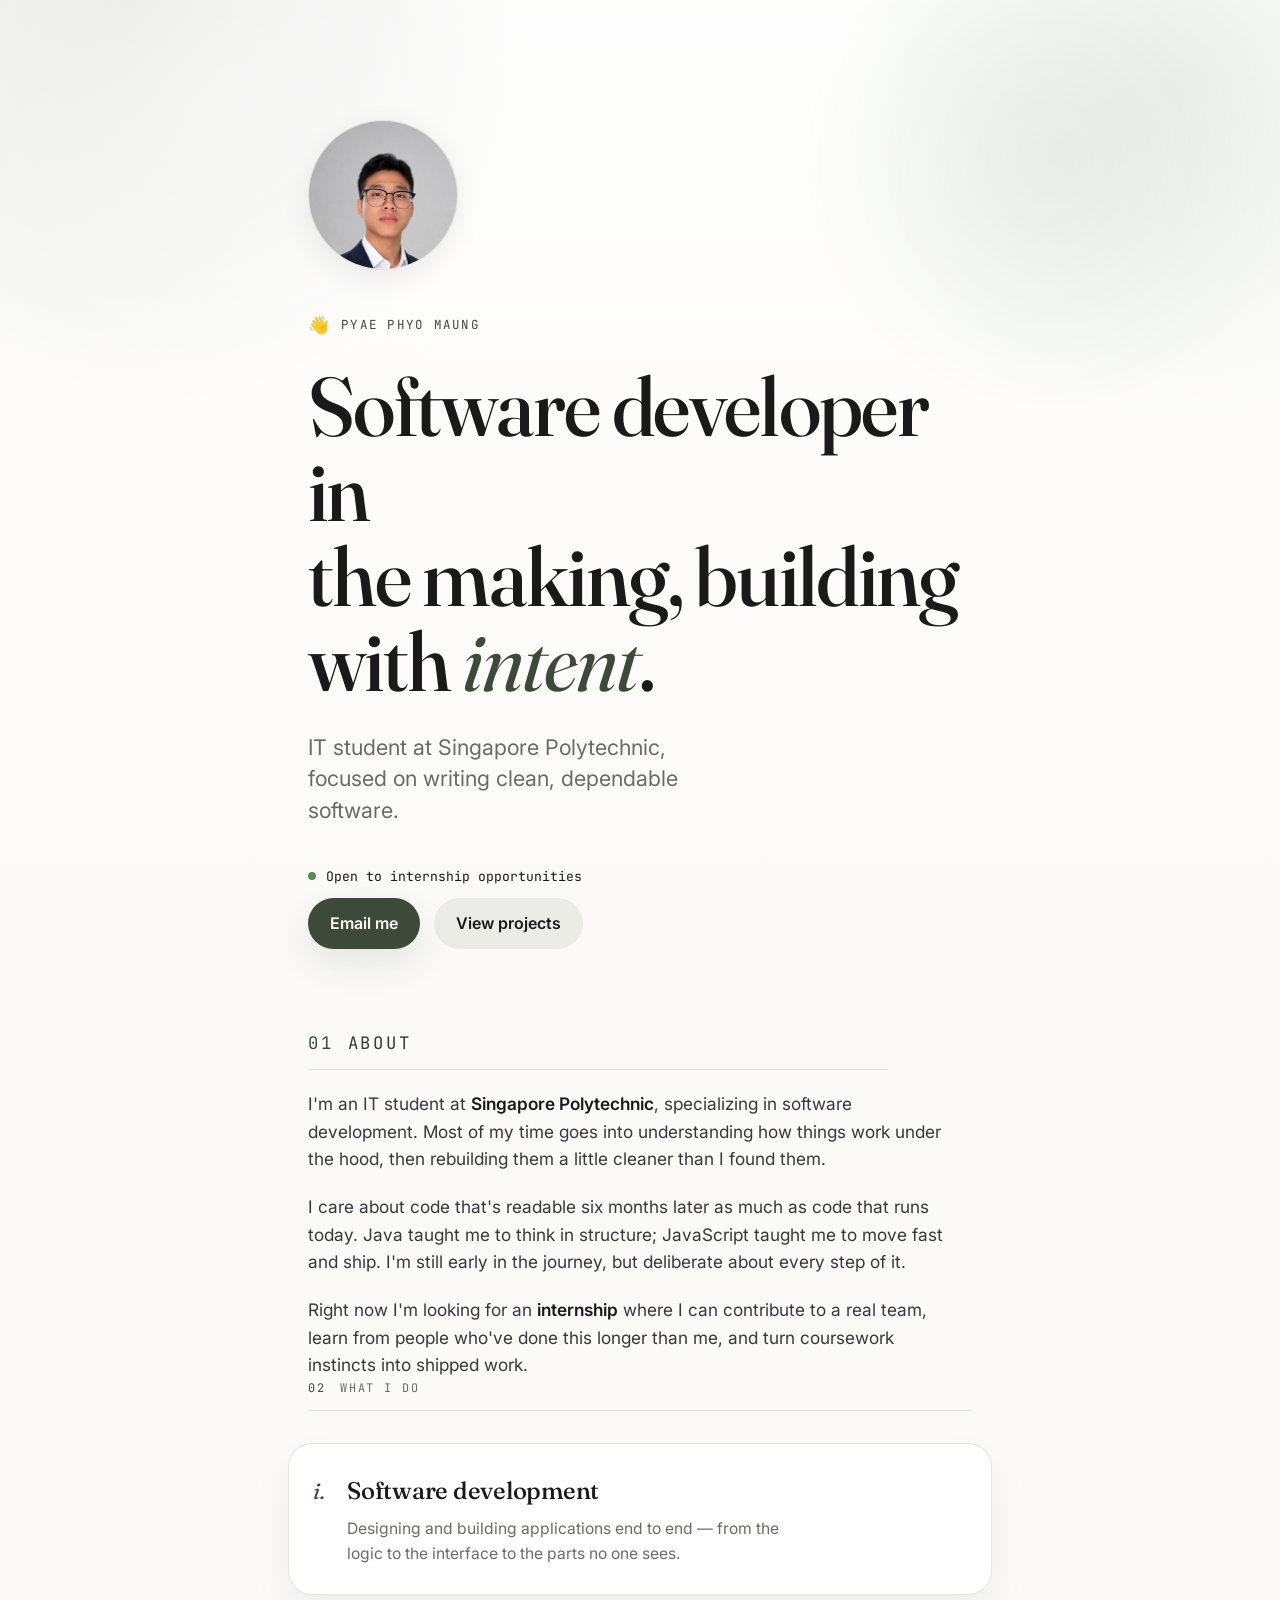
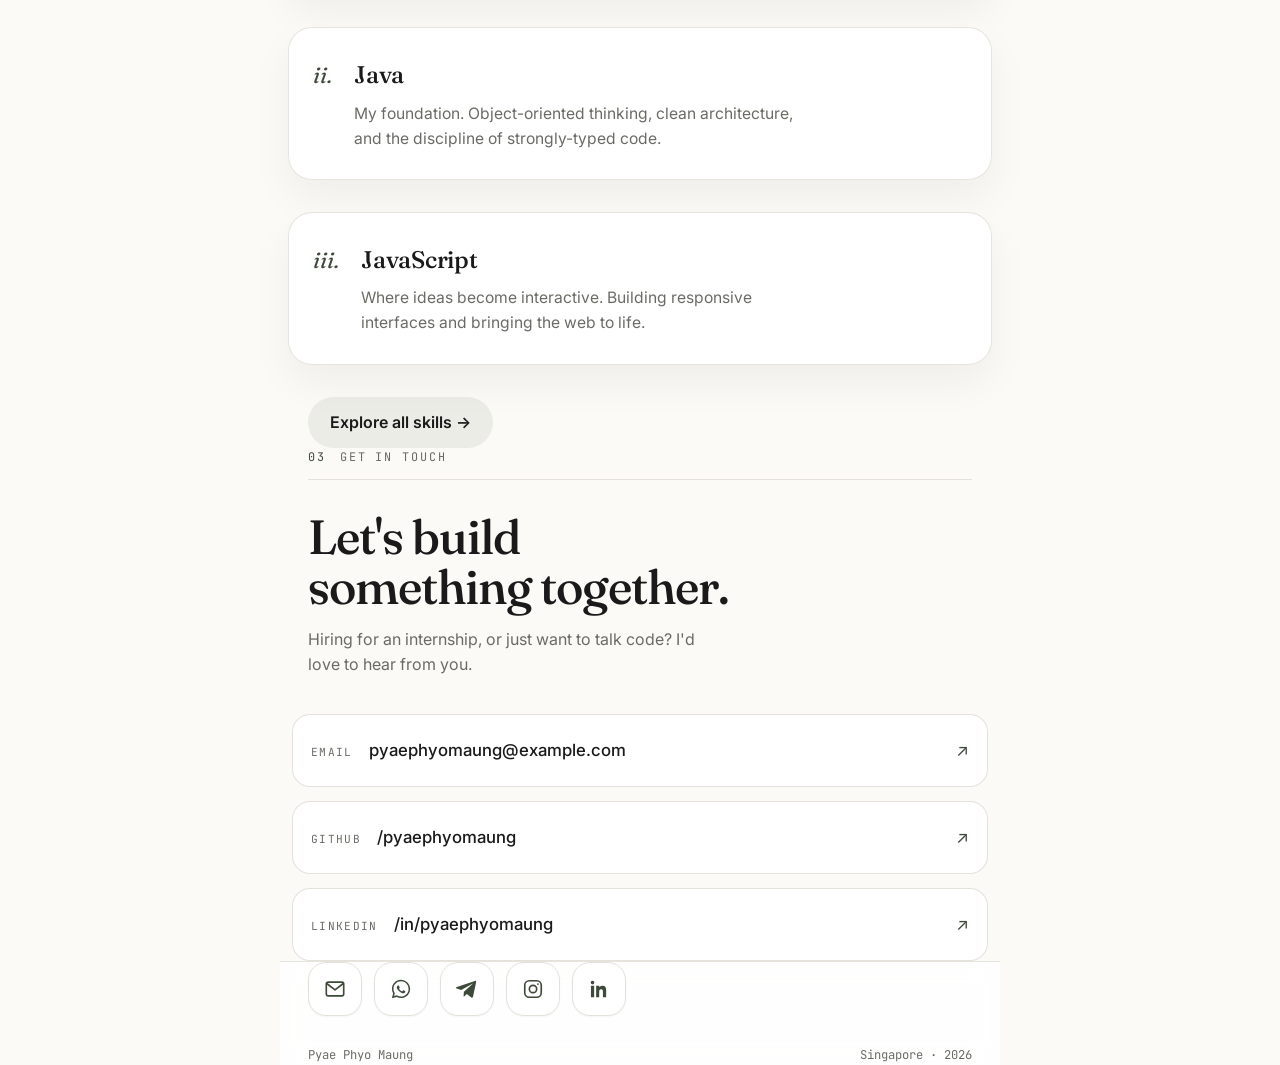
<file: public/index.html>
<!DOCTYPE html>
<html lang="en">
<head>
<meta charset="UTF-8">
<meta name="viewport" content="width=device-width, initial-scale=1.0">
<title>Pyae Phyo Maung — Software Developer</title>
<link rel="preconnect" href="https://fonts.googleapis.com">
<link rel="preconnect" href="https://fonts.gstatic.com" crossorigin>
<link href="https://fonts.googleapis.com/css2?family=Fraunces:opsz,wght@9..144,400;9..144,500;9..144,600&family=Inter:wght@400;500;600&family=JetBrains+Mono:wght@400;500&display=swap" rel="stylesheet">
<link rel="stylesheet" href="styles.css">
</head>
<body>

<header class="hero">
  <div class="wrap">
    <img class="avatar reveal d1" id="avatar" src="[data-uri]" alt="Pyae Phyo Maung">
    <p class="eyebrow reveal d1"><span class="wave">👋</span>Pyae Phyo Maung</p>
    <h1 class="reveal d2">Software developer in<br>the making, building<br>with <em>intent</em>.</h1>
    <p class="lede reveal d3">IT student at Singapore Polytechnic, focused on writing clean, dependable software.</p>
    <span class="status reveal d4"><span class="dot"></span>Open to internship opportunities</span>
    <div class="hero-actions reveal d4">
      <a class="button primary" href="mailto:pyaephyomaung@example.com">Email me</a>
      <a class="button secondary" href="projects.html">View projects</a>
    </div>
  </div>
</header>

<main>
  <section class="about wrap" id="contact">
    <p class="label"><span>01</span>About</p>
    <p>I'm an IT student at <strong>Singapore Polytechnic</strong>, specializing in software development. Most of my time goes into understanding how things work under the hood, then rebuilding them a little cleaner than I found them.</p>
    <p>I care about code that's readable six months later as much as code that runs today. Java taught me to think in structure; JavaScript taught me to move fast and ship. I'm still early in the journey, but deliberate about every step of it.</p>
    <p>Right now I'm looking for an <strong>internship</strong> where I can contribute to a real team, learn from people who've done this longer than me, and turn coursework instincts into shipped work.</p>
  </section>

  <section class="wrap">
    <p class="label"><span>02</span>What I do</p>
    <div class="cards">
      <div class="card">
        <span class="num">i.</span>
        <div>
          <h3>Software development</h3>
          <p>Designing and building applications end to end — from the logic to the interface to the parts no one sees.</p>
        </div>
      </div>
      <div class="card">
        <span class="num">ii.</span>
        <div>
          <h3>Java</h3>
          <p>My foundation. Object-oriented thinking, clean architecture, and the discipline of strongly-typed code.</p>
        </div>
      </div>
      <div class="card">
        <span class="num">iii.</span>
        <div>
          <h3>JavaScript</h3>
          <p>Where ideas become interactive. Building responsive interfaces and bringing the web to life.</p>
        </div>
      </div>
    </div>
    <p style="margin-top: 32px;"><a class="button secondary" href="skills.html" style="display: inline-flex;">Explore all skills →</a></p>
  </section>

  <section class="contact wrap">
    <p class="label"><span>03</span>Get in touch</p>
    <h2>Let's build<br>something together.</h2>
    <p class="sub">Hiring for an internship, or just want to talk code? I'd love to hear from you.</p>
    <div class="links">
      <a href="mailto:pyaephyomaung@example.com">
        <span class="lrow"><span class="ltype">Email</span><span class="lval">pyaephyomaung@example.com</span></span>
        <span class="arrow">↗</span>
      </a>
      <a href="https://github.com/" target="_blank" rel="noopener">
        <span class="lrow"><span class="ltype">GitHub</span><span class="lval">/pyaephyomaung</span></span>
        <span class="arrow">↗</span>
      </a>
      <a href="https://linkedin.com/" target="_blank" rel="noopener">
        <span class="lrow"><span class="ltype">LinkedIn</span><span class="lval">/in/pyaephyomaung</span></span>
        <span class="arrow">↗</span>
      </a>
    </div>
  </section>
</main>

<footer class="wrap">
  <div class="footer-socials">
    <a class="sbtn" href="mailto:pyaephyomaung.std@gmail.com" aria-label="Email" title="pyaephyomaung.std@gmail.com">
      <svg viewBox="0 0 24 24" fill="none" stroke="currentColor" stroke-width="1.8" stroke-linecap="round" stroke-linejoin="round"><rect x="2.5" y="4.5" width="19" height="15" rx="2"/><path d="m3 6 9 7 9-7"/></svg>
    </a>
    <a class="sbtn" href="https://wa.me/6590168439" target="_blank" rel="noopener" aria-label="WhatsApp" title="Chat on WhatsApp">
      <svg viewBox="0 0 24 24" fill="currentColor"><path d="M12.04 2C6.58 2 2.13 6.45 2.13 11.91c0 1.75.46 3.45 1.32 4.95L2 22l5.25-1.38a9.9 9.9 0 0 0 4.79 1.22h.01c5.46 0 9.91-4.45 9.91-9.91 0-2.65-1.03-5.14-2.9-7.01A9.82 9.82 0 0 0 12.04 2Zm0 1.67c2.2 0 4.27.86 5.83 2.42a8.2 8.2 0 0 1 2.42 5.82c0 4.54-3.7 8.24-8.25 8.24a8.2 8.2 0 0 1-4.2-1.15l-.3-.18-3.12.82.83-3.04-.2-.31a8.2 8.2 0 0 1-1.26-4.38c0-4.54 3.7-8.24 8.25-8.24Zm-3.2 4.43c-.15 0-.4.06-.6.28-.21.23-.8.78-.8 1.9 0 1.12.82 2.21.93 2.36.11.15 1.6 2.45 3.9 3.43.55.24.97.38 1.3.49.55.17 1.04.15 1.44.09.44-.07 1.35-.55 1.54-1.08.19-.53.19-.99.13-1.08-.06-.09-.21-.15-.44-.26-.23-.12-1.35-.67-1.56-.74-.21-.08-.36-.12-.51.11-.15.23-.59.74-.72.89-.13.15-.27.17-.5.06-.23-.12-.96-.36-1.83-1.13-.68-.6-1.13-1.35-1.27-1.58-.13-.23-.01-.35.1-.47.1-.1.23-.27.34-.4.12-.14.15-.23.23-.38.08-.15.04-.29-.02-.4-.06-.12-.5-1.25-.7-1.7-.18-.45-.37-.39-.5-.4-.13-.01-.28-.01-.43-.01Z"/></svg>
    </a>
    <a class="sbtn" href="https://t.me/pyaephyo" target="_blank" rel="noopener" aria-label="Telegram" title="t.me/pyaephyo">
      <svg viewBox="0 0 24 24" fill="currentColor"><path d="M21.94 4.6 18.6 20.3c-.25 1.1-.9 1.38-1.83.86l-5.06-3.73-2.44 2.35c-.27.27-.5.5-1.02.5l.36-5.16 9.4-8.5c.41-.36-.09-.56-.63-.2L5.76 13.1l-5-1.56c-1.08-.34-1.1-1.09.23-1.61L20.55 3.2c.9-.34 1.69.2 1.39 1.4Z"/></svg>
    </a>
    <a class="sbtn" href="https://instagram.com/thisispyaephyomaung" target="_blank" rel="noopener" aria-label="Instagram" title="@thisispyaephyomaung">
      <svg viewBox="0 0 24 24" fill="none" stroke="currentColor" stroke-width="1.8"><rect x="3" y="3" width="18" height="18" rx="5"/><circle cx="12" cy="12" r="4"/><circle cx="17.4" cy="6.6" r="1" fill="currentColor" stroke="none"/></svg>
    </a>
    <a class="sbtn" href="https://linkedin.com/in/softdev" target="_blank" rel="noopener" aria-label="LinkedIn" title="linkedin.com/in/softdev">
      <svg viewBox="0 0 24 24" fill="currentColor"><path d="M6.94 5a2 2 0 1 1-4 0 2 2 0 0 1 4 0ZM3.2 8.5h3.5V21H3.2V8.5Zm5.7 0h3.36v1.7h.05c.47-.85 1.6-1.75 3.3-1.75 3.53 0 4.18 2.2 4.18 5.07V21h-3.5v-5.7c0-1.36-.03-3.1-1.9-3.1-1.9 0-2.19 1.48-2.19 3v5.8H8.9V8.5Z"/></svg>
    </a>
  </div>
  <div class="footer-meta">
    <span>Pyae Phyo Maung</span>
    <span>Singapore · 2026</span>
  </div>
</footer>

<script src="script.js"></script>
</body>
</html>
</file>
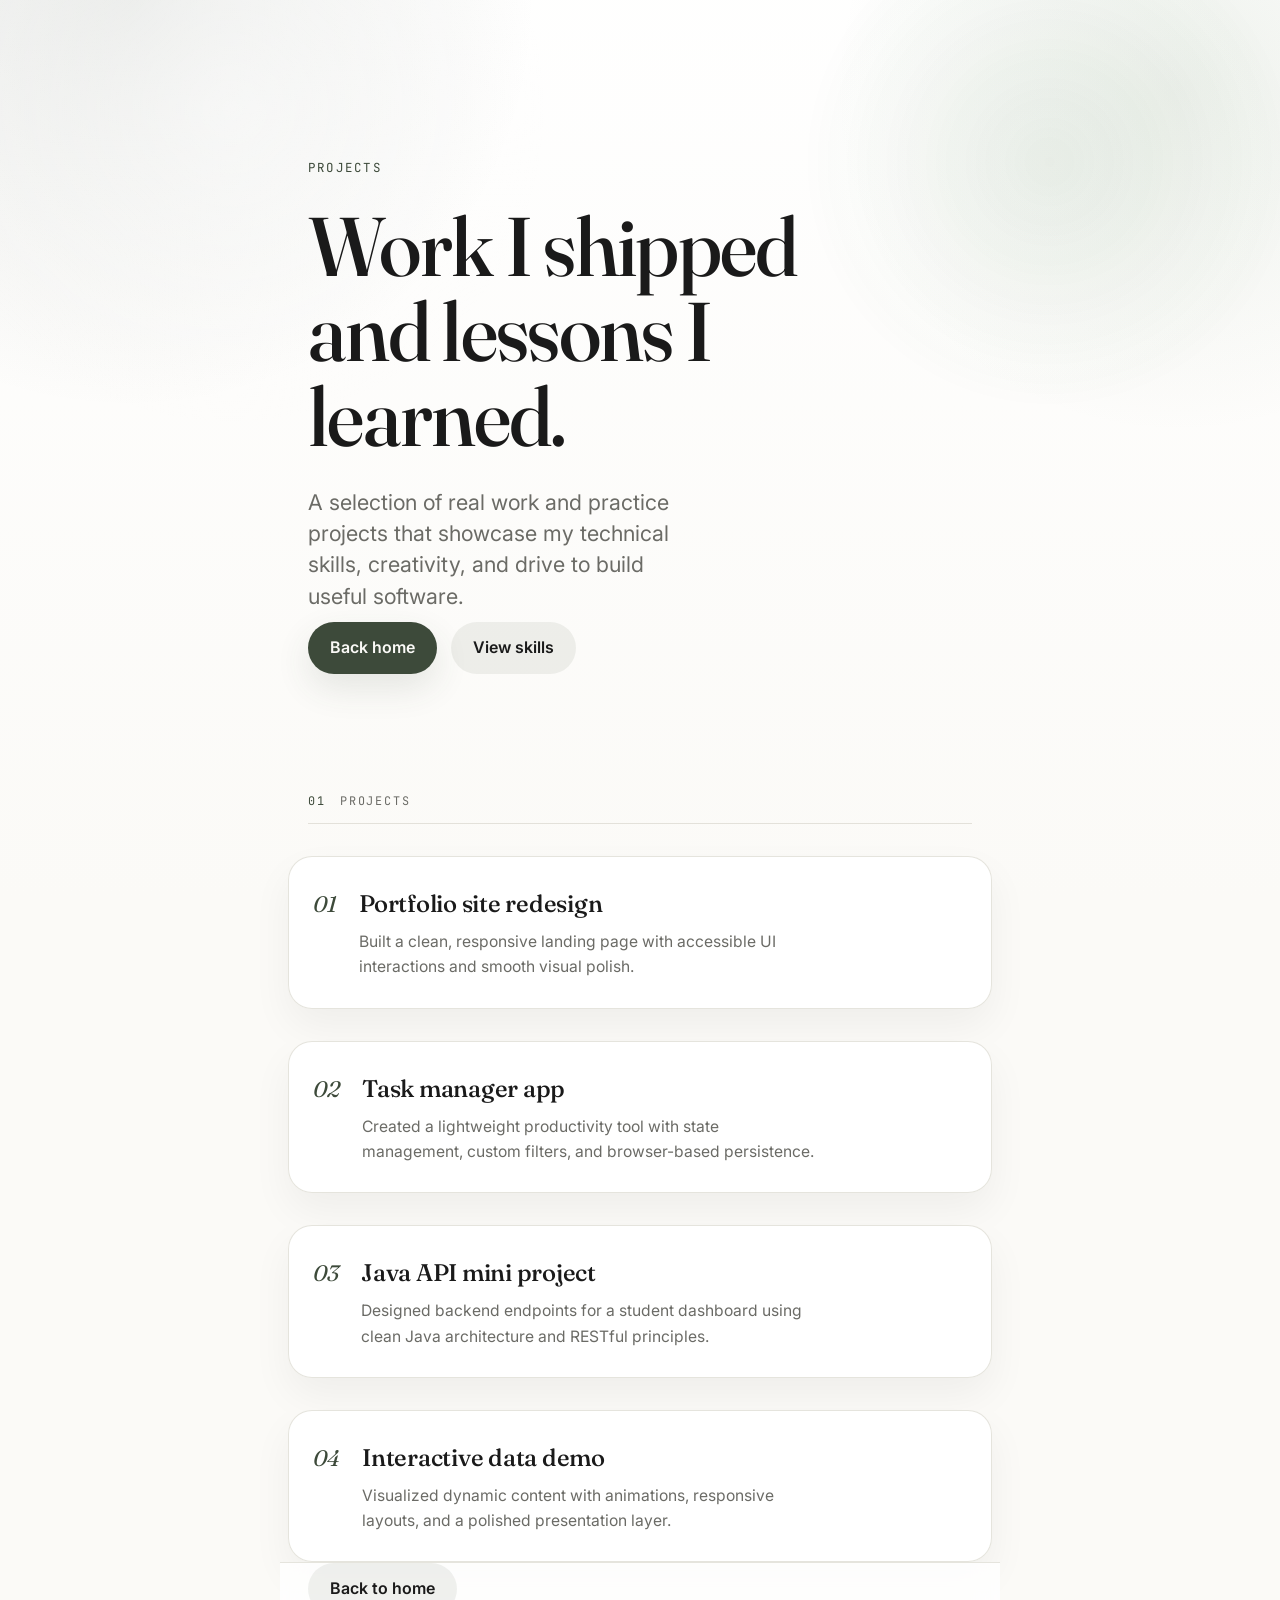
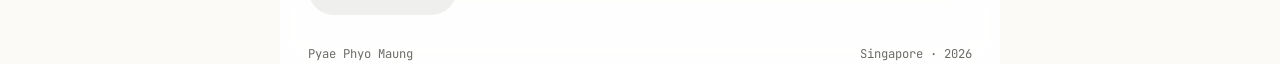
<file: public/projects.html>
<!DOCTYPE html>
<html lang="en">
<head>
<meta charset="UTF-8">
<meta name="viewport" content="width=device-width, initial-scale=1.0">
<title>Projects — Pyae Phyo Maung</title>
<link rel="preconnect" href="https://fonts.googleapis.com">
<link rel="preconnect" href="https://fonts.gstatic.com" crossorigin>
<link href="https://fonts.googleapis.com/css2?family=Fraunces:opsz,wght@9..144,400;9..144,500;9..144,600&family=Inter:wght@400;500;600&family=JetBrains+Mono:wght@400;500&display=swap" rel="stylesheet">
<link rel="stylesheet" href="styles.css">
</head>
<body>

<header class="hero">
  <div class="wrap">
    <p class="eyebrow reveal d1">Projects</p>
    <h1 class="reveal d2">Work I shipped<br>and lessons I learned.</h1>
    <p class="lede reveal d3">A selection of real work and practice projects that showcase my technical skills, creativity, and drive to build useful software.</p>
    <div class="hero-actions reveal d4">
      <a class="button primary" href="index.html">Back home</a>
      <a class="button secondary" href="skills.html">View skills</a>
    </div>
  </div>
</header>

<main>
  <section class="wrap">
    <p class="label"><span>01</span>Projects</p>
    <div class="cards">
      <div class="card">
        <span class="num">01</span>
        <div>
          <h3>Portfolio site redesign</h3>
          <p>Built a clean, responsive landing page with accessible UI interactions and smooth visual polish.</p>
        </div>
      </div>
      <div class="card">
        <span class="num">02</span>
        <div>
          <h3>Task manager app</h3>
          <p>Created a lightweight productivity tool with state management, custom filters, and browser-based persistence.</p>
        </div>
      </div>
      <div class="card">
        <span class="num">03</span>
        <div>
          <h3>Java API mini project</h3>
          <p>Designed backend endpoints for a student dashboard using clean Java architecture and RESTful principles.</p>
        </div>
      </div>
      <div class="card">
        <span class="num">04</span>
        <div>
          <h3>Interactive data demo</h3>
          <p>Visualized dynamic content with animations, responsive layouts, and a polished presentation layer.</p>
        </div>
      </div>
    </div>
  </section>
</main>

<footer class="wrap">
  <div class="footer-socials">
    <a class="button secondary" href="index.html">Back to home</a>
  </div>
  <div class="footer-meta">
    <span>Pyae Phyo Maung</span>
    <span>Singapore · 2026</span>
  </div>
</footer>

<script src="script.js"></script>
</body>
</html>
</file>
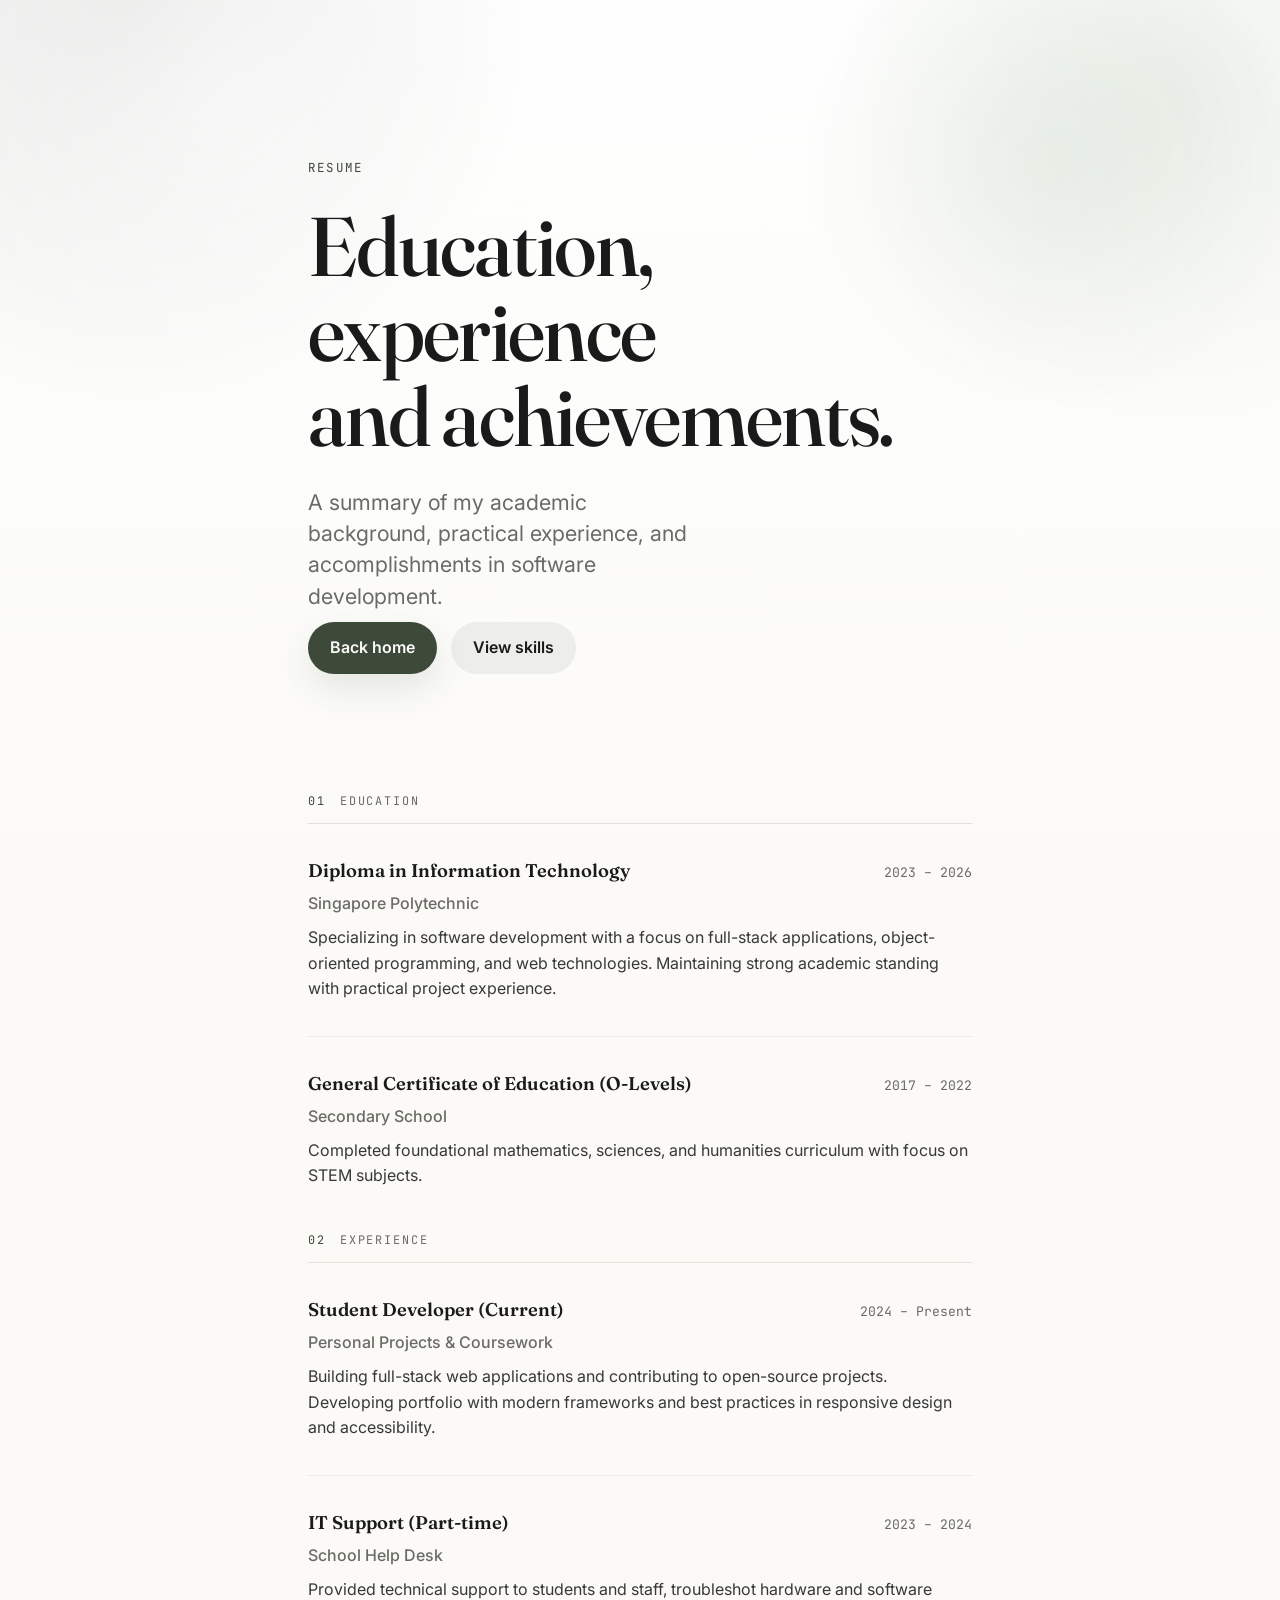
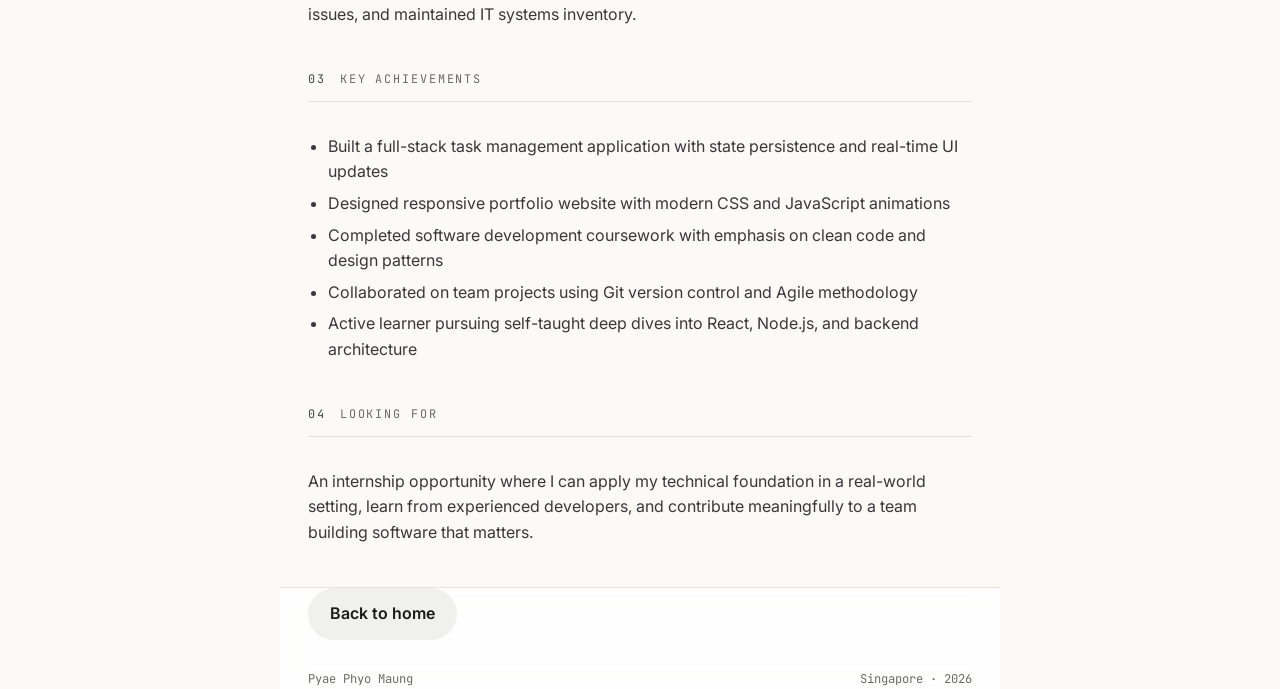
<file: public/resume.html>
<!DOCTYPE html>
<html lang="en">
<head>
<meta charset="UTF-8">
<meta name="viewport" content="width=device-width, initial-scale=1.0">
<title>Resume — Pyae Phyo Maung</title>
<link rel="preconnect" href="https://fonts.googleapis.com">
<link rel="preconnect" href="https://fonts.gstatic.com" crossorigin>
<link href="https://fonts.googleapis.com/css2?family=Fraunces:opsz,wght@9..144,400;9..144,500;9..144,600&family=Inter:wght@400;500;600&family=JetBrains+Mono:wght@400;500&display=swap" rel="stylesheet">
<link rel="stylesheet" href="styles.css">
<style>
  .resume-section { margin-bottom: 42px; }
  .resume-section h3 {
    font-family: 'Fraunces', serif;
    font-weight: 500;
    font-size: 1.35rem;
    margin-bottom: 24px;
    padding-bottom: 12px;
    border-bottom: 1px solid var(--line);
    color: var(--ink);
  }
  .resume-item {
    margin-bottom: 32px;
    padding-bottom: 24px;
    border-bottom: 1px solid rgba(227,225,218,0.6);
  }
  .resume-item:last-child {
    border-bottom: none;
    margin-bottom: 0;
    padding-bottom: 0;
  }
  .item-header {
    display: flex;
    justify-content: space-between;
    align-items: baseline;
    margin-bottom: 6px;
    flex-wrap: wrap;
    gap: 12px;
  }
  .item-title {
    font-family: 'Fraunces', serif;
    font-weight: 600;
    font-size: 1.15rem;
    color: var(--ink);
  }
  .item-meta {
    font-family: 'JetBrains Mono', monospace;
    font-size: 0.82rem;
    color: var(--muted);
  }
  .item-subtitle {
    font-weight: 500;
    color: var(--muted);
    margin-bottom: 8px;
  }
  .item-desc {
    font-size: 1rem;
    color: #38383a;
    line-height: 1.6;
    margin-bottom: 10px;
  }
  .item-desc li {
    margin-left: 20px;
    margin-bottom: 6px;
  }
  .download-btn {
    display: inline-flex;
    align-items: center;
    gap: 8px;
    margin-bottom: 32px;
  }
  @media (max-width: 600px) {
    .item-header {
      flex-direction: column;
      align-items: flex-start;
    }
  }
</style>
</head>
<body>

<header class="hero">
  <div class="wrap">
    <p class="eyebrow reveal d1">Resume</p>
    <h1 class="reveal d2">Education, experience<br>and achievements.</h1>
    <p class="lede reveal d3">A summary of my academic background, practical experience, and accomplishments in software development.</p>
    <div class="hero-actions reveal d4">
      <a class="button primary" href="index.html">Back home</a>
      <a class="button secondary" href="skills.html">View skills</a>
    </div>
  </div>
</header>

<main>
  <section class="wrap">
    <p class="label"><span>01</span>Education</p>
    
    <div class="resume-section">
      <div class="resume-item">
        <div class="item-header">
          <span class="item-title">Diploma in Information Technology</span>
          <span class="item-meta">2023 – 2026</span>
        </div>
        <div class="item-subtitle">Singapore Polytechnic</div>
        <div class="item-desc">
          Specializing in software development with a focus on full-stack applications, object-oriented programming, and web technologies. Maintaining strong academic standing with practical project experience.
        </div>
      </div>

      <div class="resume-item">
        <div class="item-header">
          <span class="item-title">General Certificate of Education (O-Levels)</span>
          <span class="item-meta">2017 – 2022</span>
        </div>
        <div class="item-subtitle">Secondary School</div>
        <div class="item-desc">
          Completed foundational mathematics, sciences, and humanities curriculum with focus on STEM subjects.
        </div>
      </div>
    </div>
  </section>

  <section class="wrap">
    <p class="label"><span>02</span>Experience</p>
    
    <div class="resume-section">
      <div class="resume-item">
        <div class="item-header">
          <span class="item-title">Student Developer (Current)</span>
          <span class="item-meta">2024 – Present</span>
        </div>
        <div class="item-subtitle">Personal Projects & Coursework</div>
        <div class="item-desc">
          Building full-stack web applications and contributing to open-source projects. Developing portfolio with modern frameworks and best practices in responsive design and accessibility.
        </div>
      </div>

      <div class="resume-item">
        <div class="item-header">
          <span class="item-title">IT Support (Part-time)</span>
          <span class="item-meta">2023 – 2024</span>
        </div>
        <div class="item-subtitle">School Help Desk</div>
        <div class="item-desc">
          Provided technical support to students and staff, troubleshot hardware and software issues, and maintained IT systems inventory.
        </div>
      </div>
    </div>
  </section>

  <section class="wrap">
    <p class="label"><span>03</span>Key Achievements</p>
    
    <div class="resume-section">
      <div class="resume-item">
        <div class="item-desc">
          <ul>
            <li>Built a full-stack task management application with state persistence and real-time UI updates</li>
            <li>Designed responsive portfolio website with modern CSS and JavaScript animations</li>
            <li>Completed software development coursework with emphasis on clean code and design patterns</li>
            <li>Collaborated on team projects using Git version control and Agile methodology</li>
            <li>Active learner pursuing self-taught deep dives into React, Node.js, and backend architecture</li>
          </ul>
        </div>
      </div>
    </div>
  </section>

  <section class="wrap">
    <p class="label"><span>04</span>Looking for</p>
    
    <div class="resume-section">
      <div class="resume-item">
        <div class="item-desc">
          An internship opportunity where I can apply my technical foundation in a real-world setting, learn from experienced developers, and contribute meaningfully to a team building software that matters.
        </div>
      </div>
    </div>
  </section>
</main>

<footer class="wrap">
  <div class="footer-socials">
    <a class="button secondary" href="index.html">Back to home</a>
  </div>
  <div class="footer-meta">
    <span>Pyae Phyo Maung</span>
    <span>Singapore · 2026</span>
  </div>
</footer>

<script src="script.js"></script>
</body>
</html>
</file>
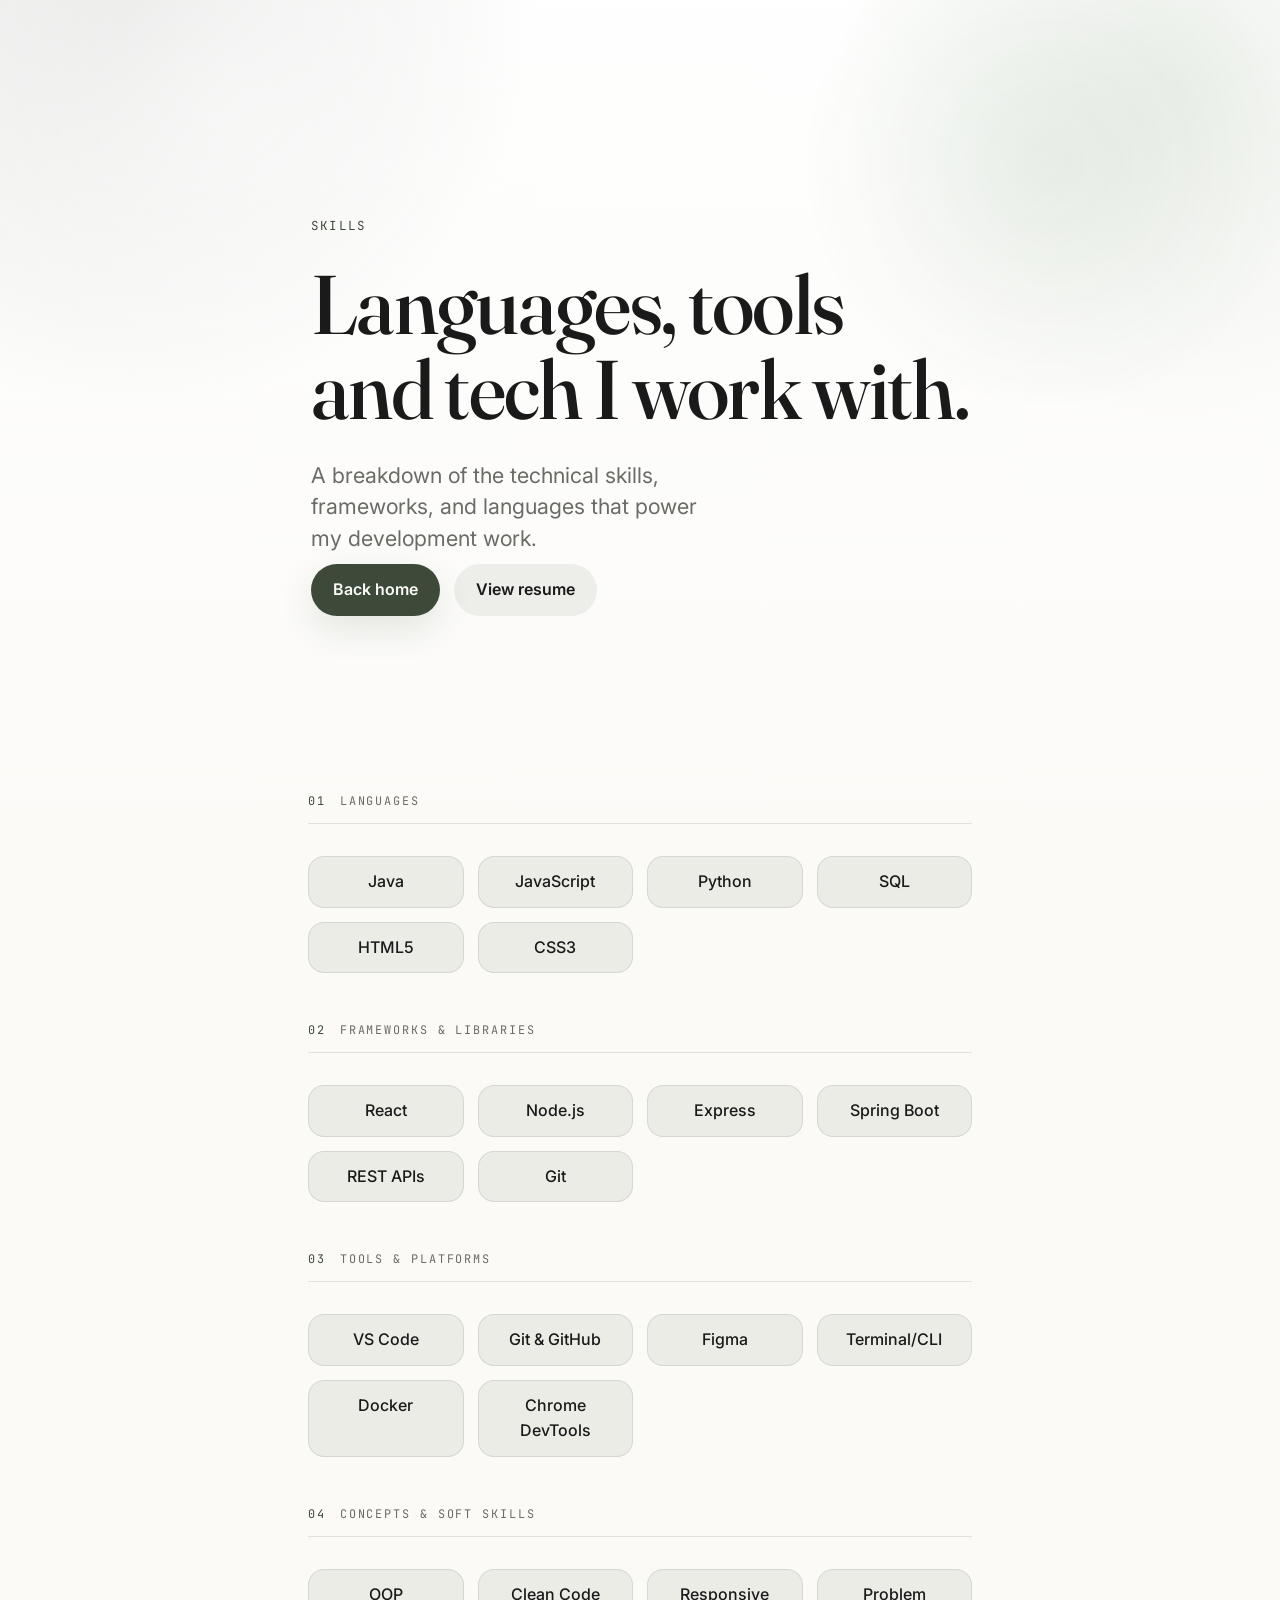
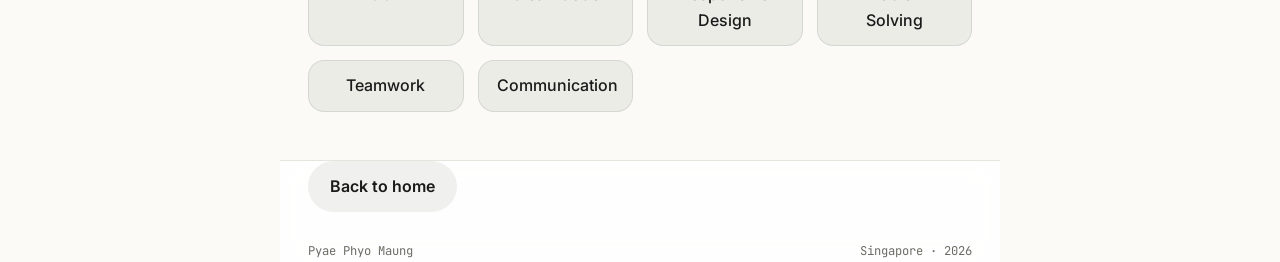
<file: public/skills.html>
<!DOCTYPE html>
<html lang="en">
<head>
<meta charset="UTF-8">
<meta name="viewport" content="width=device-width, initial-scale=1.0">
<title>Skills — Pyae Phyo Maung</title>
<link rel="preconnect" href="https://fonts.googleapis.com">
<link rel="preconnect" href="https://fonts.gstatic.com" crossorigin>
<link href="https://fonts.googleapis.com/css2?family=Fraunces:opsz,wght@9..144,400;9..144,500;9..144,600&family=Inter:wght@400;500;600&family=JetBrains+Mono:wght@400;500&display=swap" rel="stylesheet">
<link rel="stylesheet" href="styles.css">
<style>
  .skill-group { margin-bottom: 48px; }
  .skill-group h3 {
    font-family: 'Fraunces', serif;
    font-weight: 500;
    font-size: 1.35rem;
    margin-bottom: 18px;
    color: var(--ink);
  }
  .skill-grid {
    display: grid;
    grid-template-columns: repeat(auto-fill, minmax(140px, 1fr));
    gap: 14px;
  }
  .skill-tag {
    padding: 12px 18px;
    border-radius: 16px;
    background: rgba(61,74,58,0.08);
    border: 1px solid rgba(61,74,58,0.12);
    color: var(--ink);
    font-weight: 500;
    text-align: center;
    transition: background 0.25s ease, border-color 0.25s ease, transform 0.2s ease;
  }
  .skill-tag:hover {
    background: rgba(61,74,58,0.15);
    border-color: rgba(61,74,58,0.25);
    transform: translateY(-2px);
  }
  @media (max-width: 600px) {
    .skill-grid {
      grid-template-columns: repeat(auto-fill, minmax(120px, 1fr));
    }
  }
</style>
</head>
<body>

<header class="hero">
  <div class="wrap">
    <p class="eyebrow reveal d1">Skills</p>
    <h1 class="reveal d2">Languages, tools<br>and tech I work with.</h1>
    <p class="lede reveal d3">A breakdown of the technical skills, frameworks, and languages that power my development work.</p>
    <div class="hero-actions reveal d4">
      <a class="button primary" href="index.html">Back home</a>
      <a class="button secondary" href="resume.html">View resume</a>
    </div>
  </div>
</header>

<main>
  <section class="wrap">
    <p class="label"><span>01</span>Languages</p>
    <div class="skill-group">
      <div class="skill-grid">
        <div class="skill-tag">Java</div>
        <div class="skill-tag">JavaScript</div>
        <div class="skill-tag">Python</div>
        <div class="skill-tag">SQL</div>
        <div class="skill-tag">HTML5</div>
        <div class="skill-tag">CSS3</div>
      </div>
    </div>
  </section>

  <section class="wrap">
    <p class="label"><span>02</span>Frameworks & Libraries</p>
    <div class="skill-group">
      <div class="skill-grid">
        <div class="skill-tag">React</div>
        <div class="skill-tag">Node.js</div>
        <div class="skill-tag">Express</div>
        <div class="skill-tag">Spring Boot</div>
        <div class="skill-tag">REST APIs</div>
        <div class="skill-tag">Git</div>
      </div>
    </div>
  </section>

  <section class="wrap">
    <p class="label"><span>03</span>Tools & Platforms</p>
    <div class="skill-group">
      <div class="skill-grid">
        <div class="skill-tag">VS Code</div>
        <div class="skill-tag">Git & GitHub</div>
        <div class="skill-tag">Figma</div>
        <div class="skill-tag">Terminal/CLI</div>
        <div class="skill-tag">Docker</div>
        <div class="skill-tag">Chrome DevTools</div>
      </div>
    </div>
  </section>

  <section class="wrap">
    <p class="label"><span>04</span>Concepts & Soft Skills</p>
    <div class="skill-group">
      <div class="skill-grid">
        <div class="skill-tag">OOP</div>
        <div class="skill-tag">Clean Code</div>
        <div class="skill-tag">Responsive Design</div>
        <div class="skill-tag">Problem Solving</div>
        <div class="skill-tag">Teamwork</div>
        <div class="skill-tag">Communication</div>
      </div>
    </div>
  </section>
</main>

<footer class="wrap">
  <div class="footer-socials">
    <a class="button secondary" href="index.html">Back to home</a>
  </div>
  <div class="footer-meta">
    <span>Pyae Phyo Maung</span>
    <span>Singapore · 2026</span>
  </div>
</footer>

<script src="script.js"></script>
</body>
</html>
</file>
<file: public/styles.css>
:root {
  --ink: #1a1a1a;
  --paper: #fbfaf7;
  --muted: #6b6b66;
  --line: #e3e1da;
  --accent: #3d4a3a;
  --accent-soft: #eef0ea;
  --maxw: 720px;
}

* { margin: 0; padding: 0; box-sizing: border-box; }

html { scroll-behavior: smooth; }

body {
  font-family: 'Inter', sans-serif;
  background: var(--paper);
  background-image:
    radial-gradient(circle at 10% 0%, rgba(61,74,58,0.12), transparent 28%),
    radial-gradient(circle at 92% 10%, rgba(120,150,110,0.12), transparent 24%),
    linear-gradient(180deg, rgba(255,255,255,0.9), rgba(251,250,247,0.95));
  background-attachment: fixed;
  color: var(--ink);
  line-height: 1.6;
  -webkit-font-smoothing: antialiased;
  font-size: 16px;
  position: relative;
  overflow-x: hidden;
}

body::before {
  content: '';
  position: fixed;
  inset: 0;
  pointer-events: none;
  background: radial-gradient(circle at 18% 12%, rgba(255,255,255,0.65), transparent 24%),
              radial-gradient(circle at 82% 18%, rgba(79,129,89,0.1), transparent 20%);
  opacity: 0.75;
  z-index: -1;
}

@media (prefers-reduced-motion: reduce) {
  html { scroll-behavior: auto; }
  * { animation: none !important; transition: none !important; }
}

.wrap {
  max-width: var(--maxw);
  margin: 0 auto;
  padding: 0 28px;
}

/* ---- Reveal ---- */
.reveal {
  opacity: 0;
  transform: translateY(16px);
  animation: rise 0.8s cubic-bezier(0.2, 0.7, 0.2, 1) forwards;
}
.d1 { animation-delay: 0.05s; }
.d2 { animation-delay: 0.18s; }
.d3 { animation-delay: 0.31s; }
.d4 { animation-delay: 0.44s; }
@keyframes rise {
  to { opacity: 1; transform: translateY(0); }
}

/* ---- Hero ---- */
.hero {
  min-height: 88vh;
  display: flex;
  flex-direction: column;
  justify-content: center;
  gap: 24px;
  padding: 120px 0 80px;
  position: relative;
  z-index: 1;
}

.hero-actions {
  display: flex;
  flex-wrap: wrap;
  gap: 14px;
  margin-top: 10px;
}

.button {
  display: inline-flex;
  align-items: center;
  justify-content: center;
  gap: 10px;
  padding: 13px 22px;
  border-radius: 999px;
  font-weight: 600;
  text-decoration: none;
  transition: transform 0.25s ease, background 0.25s ease, box-shadow 0.25s ease;
}

.button.primary {
  background: var(--accent);
  color: var(--paper);
  box-shadow: 0 14px 35px rgba(61,74,58,0.12);
}

.button.secondary {
  background: rgba(61,74,58,0.08);
  color: var(--ink);
}

.button:hover {
  transform: translateY(-2px);
}

.avatar {
  width: 150px;
  height: 150px;
  border-radius: 50%;
  object-fit: cover;
  margin-bottom: 34px;
  border: 1px solid var(--line);
  box-shadow: 0 8px 30px rgba(0,0,0,0.07);
  background: var(--accent-soft);
}

.eyebrow {
  font-family: 'JetBrains Mono', monospace;
  font-size: 0.78rem;
  letter-spacing: 0.18em;
  text-transform: uppercase;
  color: var(--accent);
  margin-bottom: 26px;
  display: flex;
  align-items: center;
  gap: 10px;
}
.wave {
  display: inline-block;
  font-size: 1.05rem;
  transform-origin: 70% 70%;
  animation: wave 2.6s ease-in-out 0.8s infinite;
}
@keyframes wave {
  0%, 60%, 100% { transform: rotate(0deg); }
  10% { transform: rotate(14deg); }
  20% { transform: rotate(-8deg); }
  30% { transform: rotate(14deg); }
  40% { transform: rotate(-4deg); }
  50% { transform: rotate(10deg); }
}

.hero h1 {
  font-family: 'Fraunces', serif;
  font-weight: 500;
  font-size: clamp(2.9rem, 9vw, 5.2rem);
  line-height: 1.02;
  letter-spacing: -0.02em;
  margin-bottom: 28px;
}
.hero h1 em {
  font-style: italic;
  font-weight: 400;
  color: var(--accent);
}

.lede {
  font-size: clamp(1.05rem, 2.6vw, 1.35rem);
  color: var(--muted);
  max-width: 30ch;
  line-height: 1.45;
}

.status {
  margin-top: 40px;
  font-family: 'JetBrains Mono', monospace;
  font-size: 0.82rem;
  color: var(--ink);
  display: inline-flex;
  align-items: center;
  gap: 10px;
}
.dot {
  width: 8px; height: 8px;
  border-radius: 50%;
  background: #5b8c4f;
  box-shadow: 0 0 0 0 rgba(91,140,79,0.5);
  animation: pulse 2.4s infinite;
}
@keyframes pulse {
  0% { box-shadow: 0 0 0 0 rgba(91,140,79,0.45); }
  70% { box-shadow: 0 0 0 7px rgba(91,140,79,0); }
  100% { box-shadow: 0 0 0 0 rgba(91,140,79,0); }
}

/* ---- Section scaffolding ---- */
section { padding: 76px 0; }

.label {
  font-family: 'JetBrains Mono', monospace;
  font-size: 0.74rem;
  letter-spacing: 0.16em;
  text-transform: uppercase;
  color: var(--muted);
  margin-bottom: 32px;
  padding-bottom: 12px;
  border-bottom: 1px solid var(--line);
}
.label span { color: var(--accent); margin-right: 14px; }

/* ---- About ---- */
.about p {
  font-size: 1.08rem;
  color: #38383a;
  margin-bottom: 20px;
  max-width: 58ch;
}
.about p:last-child { margin-bottom: 0; }
.about strong { font-weight: 600; color: var(--ink); }

/* ---- What I do ---- */
.cards { display: grid; gap: 14px; }

.card {
  display: grid;
  grid-template-columns: auto 1fr;
  gap: 22px;
  align-items: baseline;
  padding: 28px 24px;
  margin: 0 -20px;
  border-radius: 24px;
  border: 1px solid rgba(227,225,218,0.9);
  background: rgba(255,255,255,0.92);
  box-shadow: 0 18px 40px rgba(24,26,22,0.05);
  transition: transform 0.35s cubic-bezier(0.2,0.7,0.2,1), box-shadow 0.35s ease, border-color 0.35s ease;
}
.card + .card { margin-top: 18px; }
.card:hover {
  transform: translateY(-4px);
  box-shadow: 0 24px 48px rgba(24,26,22,0.09);
  border-color: rgba(61,74,58,0.16);
}

.card .num {
  font-family: 'Fraunces', serif;
  font-style: italic;
  font-size: 1.4rem;
  color: var(--accent);
}
.card h3 {
  font-family: 'Fraunces', serif;
  font-weight: 500;
  font-size: 1.5rem;
  letter-spacing: -0.01em;
  margin-bottom: 6px;
}
.card p { color: var(--muted); font-size: 0.98rem; max-width: 46ch; }

/* ---- Contact ---- */
.contact h2 {
  font-family: 'Fraunces', serif;
  font-weight: 500;
  font-size: clamp(2rem, 6vw, 3rem);
  letter-spacing: -0.02em;
  margin-bottom: 14px;
  line-height: 1.05;
}
.contact .sub { color: var(--muted); margin-bottom: 36px; max-width: 40ch; }

.links { display: flex; flex-direction: column; }
.links a {
  display: flex;
  align-items: center;
  justify-content: space-between;
  padding: 22px 18px;
  margin: 0 -16px;
  border-radius: 18px;
  border: 1px solid rgba(227,225,218,0.95);
  background: rgba(255,255,255,0.96);
  color: var(--ink);
  text-decoration: none;
  font-size: 1.05rem;
  transition: color 0.25s ease, background 0.3s ease, transform 0.3s ease, box-shadow 0.25s ease;
}
.links a + a { margin-top: 14px; }
.links a .ltype {
  font-family: 'JetBrains Mono', monospace;
  font-size: 0.7rem;
  letter-spacing: 0.12em;
  text-transform: uppercase;
  color: var(--muted);
  transition: color 0.25s ease;
}
.links a .lval { font-weight: 500; }
.links a .arrow { color: var(--accent); transition: transform 0.3s ease; display: inline-block; margin-left: 14px; }
.links a:hover { color: var(--accent); background: var(--accent-soft); transform: translateX(6px); }
.links a:hover .ltype { color: var(--accent); }
.links a:hover .arrow { transform: translate(4px, -4px); }
.links a:focus-visible { outline: 2px solid var(--accent); outline-offset: 3px; }

.lrow { display: flex; align-items: baseline; gap: 16px; }

/* ---- Footer ---- */
footer {
  padding: 56px 0 64px;
  border-top: 1px solid rgba(227,225,218,0.9);
  background: rgba(255,255,255,0.82);
  -webkit-backdrop-filter: blur(12px);
  backdrop-filter: blur(12px);
}
.footer-socials {
  display: flex;
  flex-wrap: wrap;
  gap: 12px;
  margin-bottom: 30px;
}
.sbtn {
  display: inline-flex;
  align-items: center;
  justify-content: center;
  width: 54px;
  height: 54px;
  border-radius: 18px;
  border: 1px solid var(--line);
  color: var(--accent);
  background: #fff;
  text-decoration: none;
  box-shadow: 0 1px 2px rgba(0,0,0,0.04);
  transition: background 0.25s ease, color 0.25s ease, transform 0.2s cubic-bezier(0.2,0.7,0.2,1), border-color 0.25s ease, box-shadow 0.25s ease;
}
.sbtn:hover {
  background: var(--accent);
  border-color: var(--accent);
  color: var(--paper);
  transform: translateY(-4px) scale(1.04);
  box-shadow: 0 12px 24px rgba(61,74,58,0.22);
}
.sbtn:active { transform: translateY(-1px) scale(0.98); }
.sbtn:focus-visible { outline: 2px solid var(--accent); outline-offset: 3px; }
.sbtn svg { width: 22px; height: 22px; display: block; }
.footer-meta {
  font-family: 'JetBrains Mono', monospace;
  font-size: 0.76rem;
  color: var(--muted);
  display: flex;
  justify-content: space-between;
  flex-wrap: wrap;
  gap: 8px;
}

a { color: inherit; }
::selection { background: var(--accent); color: var(--paper); }

@media (max-width: 600px) {
  .wrap { padding: 0 22px; }
  .hero { min-height: 82vh; padding: 100px 0 64px; }
  section { padding: 60px 0; }
  .avatar { width: 120px; height: 120px; margin-bottom: 26px; }
  .hero h1 br { display: none; }
  .lede { max-width: none; }
  .hero-actions { flex-direction: column; align-items: stretch; }
  .links a { flex-direction: column; align-items: flex-start; gap: 6px; }
  .links a .arrow { margin-left: 0; }
  .card { grid-template-columns: 1fr; gap: 10px; }
}
</file>
